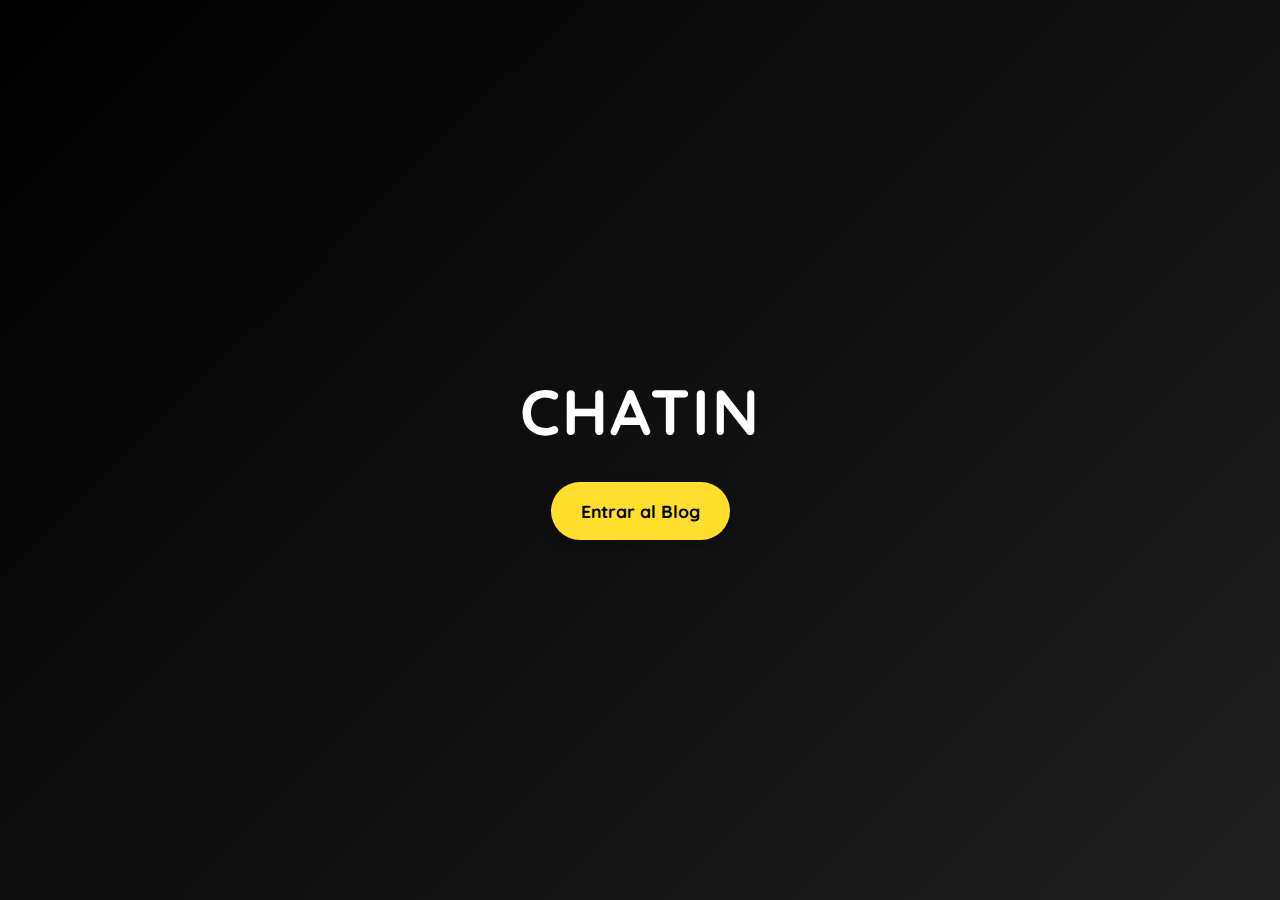
<file: index.html>
<!DOCTYPE html>
<html lang="es">
<head>
  <meta charset="UTF-8" />
  <meta name="viewport" content="width=device-width, initial-scale=1.0" />
  <title>Chatin Moderno</title>
  <link rel="stylesheet" href="estilos.css" />
  <link href="https://fonts.googleapis.com/css2?family=Quicksand:wght@400;700&display=swap" rel="stylesheet" />
  <style>
    body {
      background: linear-gradient(135deg, #000, #1f1f1f);
      color: #fff;
      display: flex;
      justify-content: center;
      align-items: center;
      height: 100vh;
      flex-direction: column;
      text-align: center;
    }

    h1 {
      font-size: 4rem;
      margin-bottom: 20px;
      letter-spacing: 2px;
      animation: aparecer 1.5s ease;
    }

    a.boton {
      background-color: #ffdf2b;
      color: #000;
      padding: 15px 30px;
      font-weight: bold;
      font-size: 1.1rem;
      text-decoration: none;
      border-radius: 30px;
      transition: all 0.3s ease;
      box-shadow: 0 4px 12px rgba(0,0,0,0.3);
    }

    a.boton:hover {
      background-color: #fff200;
      transform: scale(1.05);
    }

    @keyframes aparecer {
      from {
        opacity: 0;
        transform: translateY(-20px);
      }
      to {
        opacity: 1;
        transform: translateY(0);
      }
    }
  </style>
</head>
<body>
  <h1>CHATIN</h1>
  <a href="blog.html" class="boton">Entrar al Blog</a>
</body>
</html>
</file>
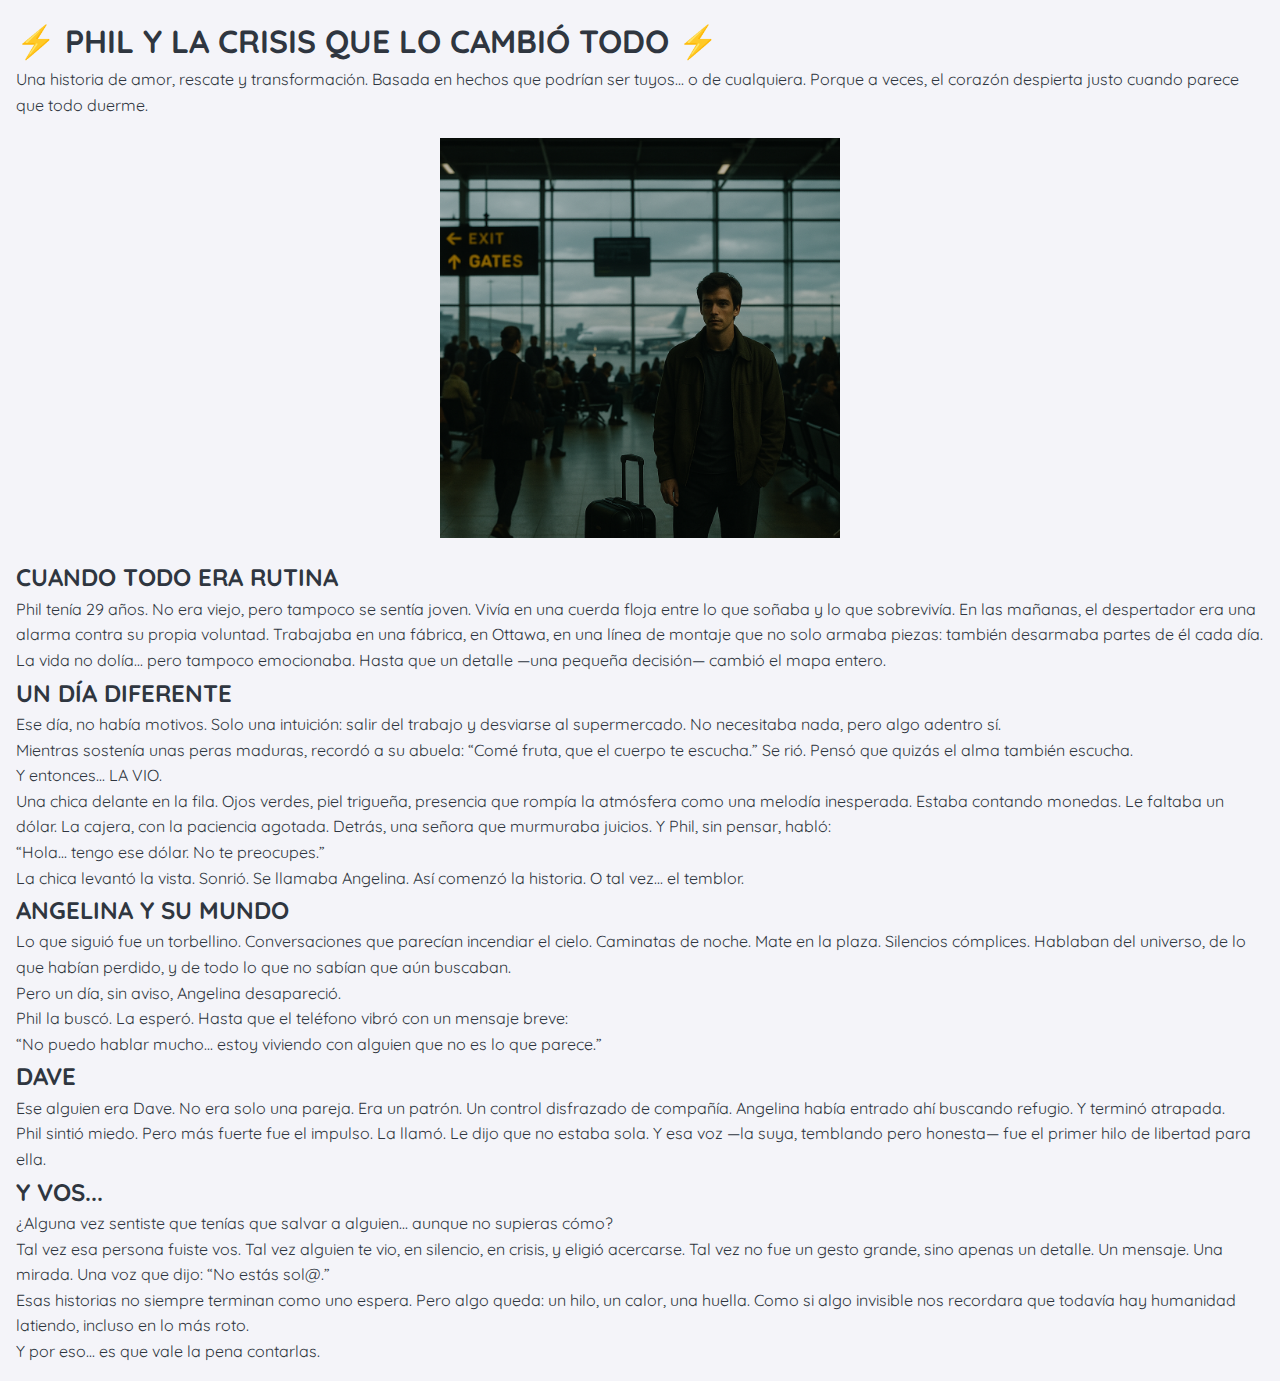
<file: fix.html>
<!DOCTYPE html>
<html lang="es">
<head>
  <meta charset="UTF-8" />
  <meta name="viewport" content="width=device-width, initial-scale=1.0" />
  <meta name="description" content="La historia de Phil, una crónica emocional sobre amor, rescate y despertar interior." />
  <title>La historia de Phil - Blog de Chatin</title>
  <link rel="stylesheet" href="estilos.css" />
  <link rel="preconnect" href="https://fonts.googleapis.com">
  <link rel="stylesheet" href="https://fonts.googleapis.com/css2?family=Quicksand:wght@400;700&display=swap">
</head>
<body>

  <h1>⚡ PHIL Y LA CRISIS QUE LO CAMBIÓ TODO ⚡</h1>
  <p class="destacado">Una historia de amor, rescate y transformación. Basada en hechos que podrían ser tuyos... o de cualquiera. Porque a veces, el corazón despierta justo cuando parece que todo duerme.</p>

  <img src="./ChatGPT Image 9 ab.png" alt="Aeropuerto emocional y melancólico" style="width: 60%; max-width: 400px; display: block; margin: 20px auto;" />

  <h2>CUANDO TODO ERA RUTINA</h2>
  <p>Phil tenía 29 años. No era viejo, pero tampoco se sentía joven. Vivía en una cuerda floja entre lo que soñaba y lo que sobrevivía.  
  En las mañanas, el despertador era una alarma contra su propia voluntad. Trabajaba en una fábrica, en Ottawa, en una línea de montaje que no solo armaba piezas: también desarmaba partes de él cada día.</p>

  <p>La vida no dolía... pero tampoco emocionaba.  
  Hasta que un detalle —una pequeña decisión— cambió el mapa entero.</p>

  <h2>UN DÍA DIFERENTE</h2>
  <p>Ese día, no había motivos. Solo una intuición: salir del trabajo y desviarse al supermercado.  
  <span class="misterio">No necesitaba nada, pero algo adentro sí.</span></p>

  <p>Mientras sostenía unas peras maduras, recordó a su abuela:  
  “Comé fruta, que el cuerpo te escucha.”  
  Se rió. Pensó que quizás el alma también escucha.</p>

  <p>Y entonces... LA VIO.</p>

  <p>Una chica delante en la fila. Ojos verdes, piel trigueña, presencia que rompía la atmósfera como una melodía inesperada.  
  Estaba contando monedas. Le faltaba un dólar. La cajera, con la paciencia agotada. Detrás, una señora que murmuraba juicios.  
  Y Phil, sin pensar, habló:</p>

  <div class="cita">
    “Hola... tengo ese dólar. No te preocupes.”
  </div>

  <p>La chica levantó la vista. Sonrió.  
  Se llamaba Angelina.  
  Así comenzó la historia. O tal vez... el temblor.</p>

  <h2>ANGELINA Y SU MUNDO</h2>
  <p>Lo que siguió fue un torbellino.  
  Conversaciones que parecían incendiar el cielo. Caminatas de noche. Mate en la plaza. Silencios cómplices.  
  Hablaban del universo, de lo que habían perdido, y de todo lo que no sabían que aún buscaban.</p>

  <p>Pero un día, sin aviso, Angelina desapareció.</p>

  <p>Phil la buscó. La esperó. Hasta que el teléfono vibró con un mensaje breve:</p>

  <p>“No puedo hablar mucho... estoy viviendo con alguien que no es lo que parece.”</p>

  <h2>DAVE</h2>
  <p>Ese alguien era Dave.  
  No era solo una pareja. Era un patrón. Un control disfrazado de compañía.  
  Angelina había entrado ahí buscando refugio. Y terminó atrapada.</p>

  <p>Phil sintió miedo. Pero más fuerte fue el impulso. La llamó. Le dijo que no estaba sola.  
  Y esa voz —la suya, temblando pero honesta— fue el primer hilo de libertad para ella.</p>

  <h2>Y VOS...</h2>
  <p class="destacado">¿Alguna vez sentiste que tenías que salvar a alguien... aunque no supieras cómo?</p>

  <p>Tal vez esa persona fuiste vos.  
  Tal vez alguien te vio, en silencio, en crisis, y eligió acercarse.  
  Tal vez no fue un gesto grande, sino apenas un detalle. Un mensaje. Una mirada. Una voz que dijo: “No estás sol@.”</p>

  <p>Esas historias no siempre terminan como uno espera. Pero algo queda: un hilo, un calor, una huella.  
  Como si algo invisible nos recordara que todavía hay humanidad latiendo, incluso en lo más roto.</p>

  <p>Y por eso... es que vale la pena contarlas.</p>

</body>
</html>
</file>
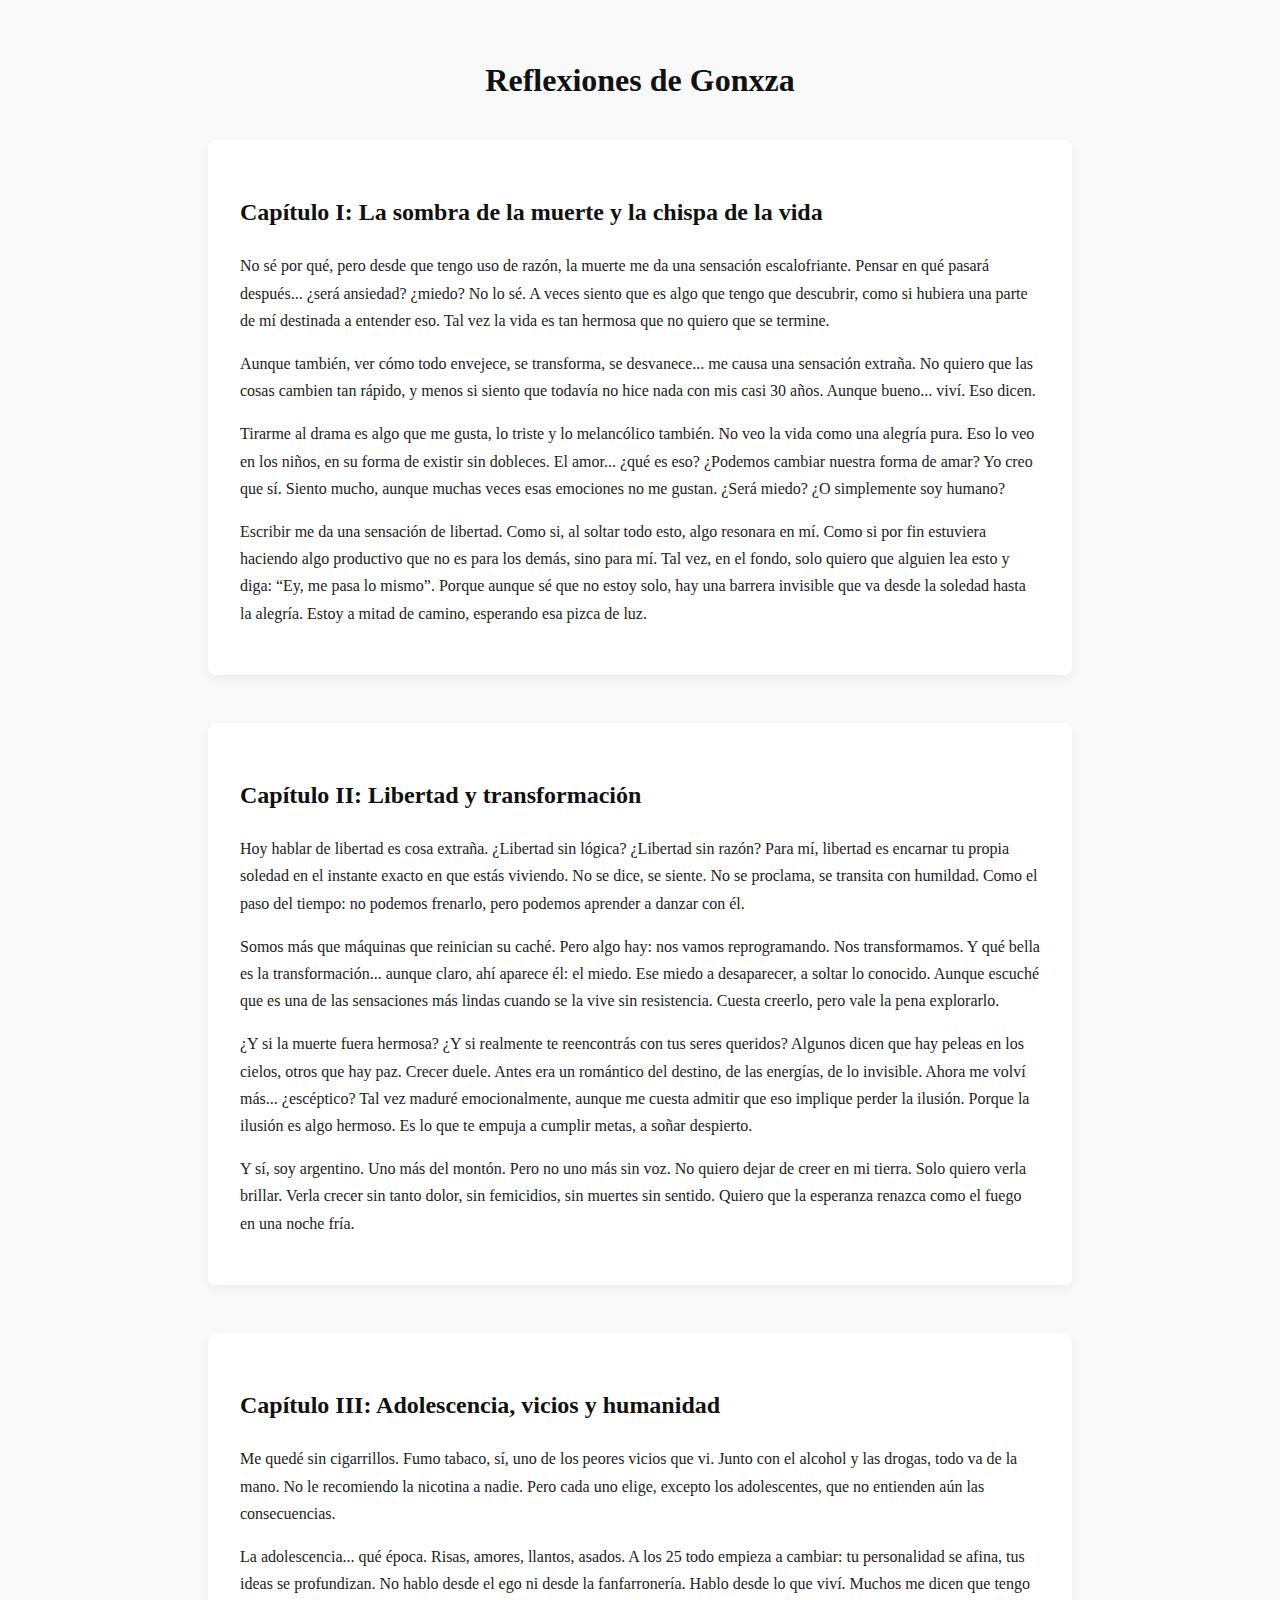
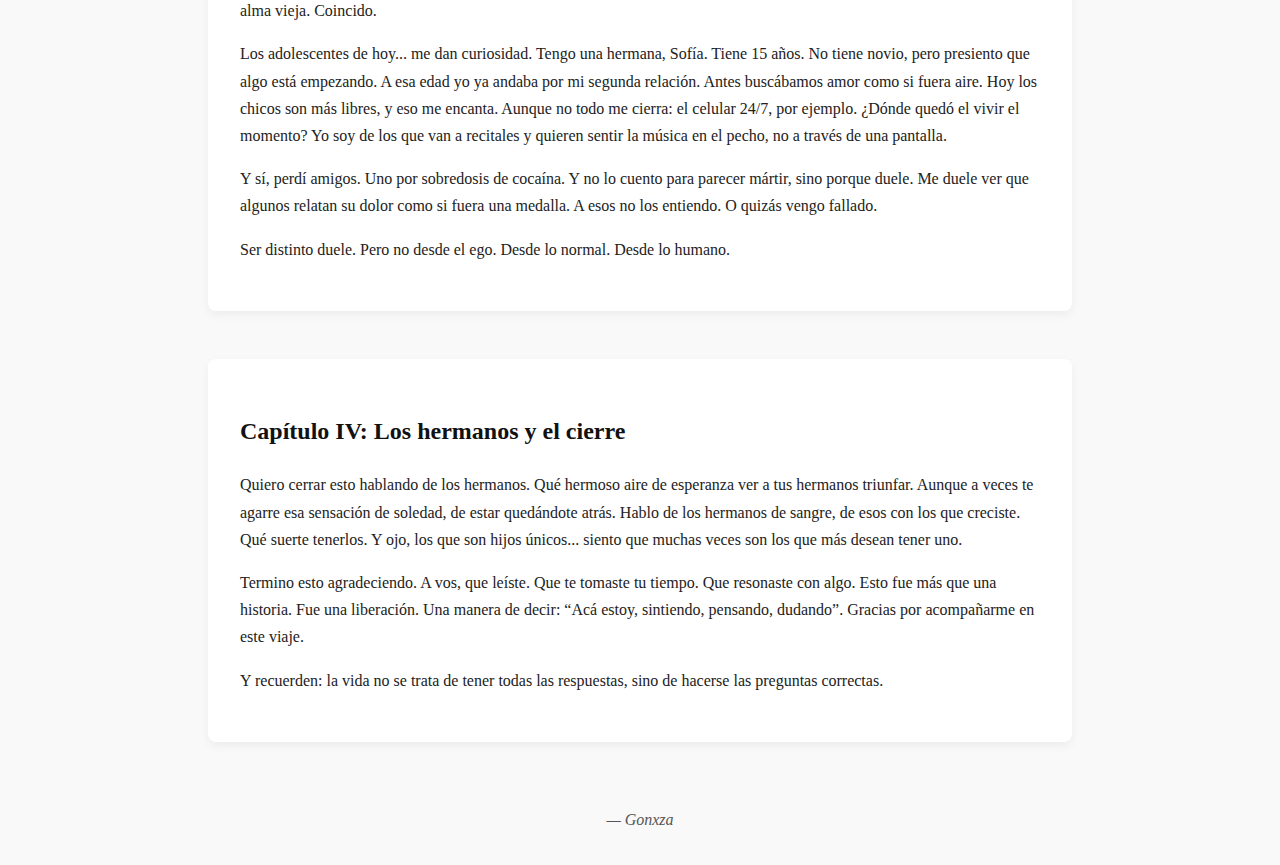
<file: gonxza.html>
<!DOCTYPE html>
<html lang="es">
<head>
  <meta charset="UTF-8">
  <meta name="viewport" content="width=device-width, initial-scale=1">
  <title>Reflexiones de Gonxza</title>
  <style>
    body {
      font-family: 'Georgia', serif;
      background-color: #f9f9f9;
      color: #222;
      margin: 0;
      padding: 2rem;
      line-height: 1.7;
    }
    h1, h2 {
      color: #111;
    }
    h1 {
      text-align: center;
      margin-bottom: 2rem;
    }
    section {
      max-width: 800px;
      margin: auto;
      margin-bottom: 3rem;
      background-color: #fff;
      padding: 2rem;
      border-radius: 8px;
      box-shadow: 0 4px 10px rgba(0,0,0,0.05);
    }
    footer {
      text-align: center;
      font-style: italic;
      margin-top: 4rem;
      color: #555;
    }
  </style>
</head>
<body>

  <h1>Reflexiones de Gonxza</h1>

  <section>
    <h2>Capítulo I: La sombra de la muerte y la chispa de la vida</h2>
    <p>No sé por qué, pero desde que tengo uso de razón, la muerte me da una sensación escalofriante. Pensar en qué pasará después... ¿será ansiedad? ¿miedo? No lo sé. A veces siento que es algo que tengo que descubrir, como si hubiera una parte de mí destinada a entender eso. Tal vez la vida es tan hermosa que no quiero que se termine.</p>
    <p>Aunque también, ver cómo todo envejece, se transforma, se desvanece... me causa una sensación extraña. No quiero que las cosas cambien tan rápido, y menos si siento que todavía no hice nada con mis casi 30 años. Aunque bueno... viví. Eso dicen.</p>
    <p>Tirarme al drama es algo que me gusta, lo triste y lo melancólico también. No veo la vida como una alegría pura. Eso lo veo en los niños, en su forma de existir sin dobleces. El amor... ¿qué es eso? ¿Podemos cambiar nuestra forma de amar? Yo creo que sí. Siento mucho, aunque muchas veces esas emociones no me gustan. ¿Será miedo? ¿O simplemente soy humano?</p>
    <p>Escribir me da una sensación de libertad. Como si, al soltar todo esto, algo resonara en mí. Como si por fin estuviera haciendo algo productivo que no es para los demás, sino para mí. Tal vez, en el fondo, solo quiero que alguien lea esto y diga: “Ey, me pasa lo mismo”. Porque aunque sé que no estoy solo, hay una barrera invisible que va desde la soledad hasta la alegría. Estoy a mitad de camino, esperando esa pizca de luz.</p>
  </section>

  <section>
    <h2>Capítulo II: Libertad y transformación</h2>
    <p>Hoy hablar de libertad es cosa extraña. ¿Libertad sin lógica? ¿Libertad sin razón? Para mí, libertad es encarnar tu propia soledad en el instante exacto en que estás viviendo. No se dice, se siente. No se proclama, se transita con humildad. Como el paso del tiempo: no podemos frenarlo, pero podemos aprender a danzar con él.</p>
    <p>Somos más que máquinas que reinician su caché. Pero algo hay: nos vamos reprogramando. Nos transformamos. Y qué bella es la transformación... aunque claro, ahí aparece él: el miedo. Ese miedo a desaparecer, a soltar lo conocido. Aunque escuché que es una de las sensaciones más lindas cuando se la vive sin resistencia. Cuesta creerlo, pero vale la pena explorarlo.</p>
    <p>¿Y si la muerte fuera hermosa? ¿Y si realmente te reencontrás con tus seres queridos? Algunos dicen que hay peleas en los cielos, otros que hay paz. Crecer duele. Antes era un romántico del destino, de las energías, de lo invisible. Ahora me volví más... ¿escéptico? Tal vez maduré emocionalmente, aunque me cuesta admitir que eso implique perder la ilusión. Porque la ilusión es algo hermoso. Es lo que te empuja a cumplir metas, a soñar despierto.</p>
    <p>Y sí, soy argentino. Uno más del montón. Pero no uno más sin voz. No quiero dejar de creer en mi tierra. Solo quiero verla brillar. Verla crecer sin tanto dolor, sin femicidios, sin muertes sin sentido. Quiero que la esperanza renazca como el fuego en una noche fría.</p>
  </section>

  <section>
    <h2>Capítulo III: Adolescencia, vicios y humanidad</h2>
    <p>Me quedé sin cigarrillos. Fumo tabaco, sí, uno de los peores vicios que vi. Junto con el alcohol y las drogas, todo va de la mano. No le recomiendo la nicotina a nadie. Pero cada uno elige, excepto los adolescentes, que no entienden aún las consecuencias.</p>
    <p>La adolescencia... qué época. Risas, amores, llantos, asados. A los 25 todo empieza a cambiar: tu personalidad se afina, tus ideas se profundizan. No hablo desde el ego ni desde la fanfarronería. Hablo desde lo que viví. Muchos me dicen que tengo alma vieja. Coincido.</p>
    <p>Los adolescentes de hoy... me dan curiosidad. Tengo una hermana, Sofía. Tiene 15 años. No tiene novio, pero presiento que algo está empezando. A esa edad yo ya andaba por mi segunda relación. Antes buscábamos amor como si fuera aire. Hoy los chicos son más libres, y eso me encanta. Aunque no todo me cierra: el celular 24/7, por ejemplo. ¿Dónde quedó el vivir el momento? Yo soy de los que van a recitales y quieren sentir la música en el pecho, no a través de una pantalla.</p>
    <p>Y sí, perdí amigos. Uno por sobredosis de cocaína. Y no lo cuento para parecer mártir, sino porque duele. Me duele ver que algunos relatan su dolor como si fuera una medalla. A esos no los entiendo. O quizás vengo fallado.</p>
    <p>Ser distinto duele. Pero no desde el ego. Desde lo normal. Desde lo humano.</p>
  </section>

  <section>
    <h2>Capítulo IV: Los hermanos y el cierre</h2>
    <p>Quiero cerrar esto hablando de los hermanos. Qué hermoso aire de esperanza ver a tus hermanos triunfar. Aunque a veces te agarre esa sensación de soledad, de estar quedándote atrás. Hablo de los hermanos de sangre, de esos con los que creciste. Qué suerte tenerlos. Y ojo, los que son hijos únicos... siento que muchas veces son los que más desean tener uno.</p>
    <p>Termino esto agradeciendo. A vos, que leíste. Que te tomaste tu tiempo. Que resonaste con algo. Esto fue más que una historia. Fue una liberación. Una manera de decir: “Acá estoy, sintiendo, pensando, dudando”. Gracias por acompañarme en este viaje.</p>
    <p>Y recuerden: la vida no se trata de tener todas las respuestas, sino de hacerse las preguntas correctas.</p>
  </section>

  <footer>
    — Gonxza
  </footer>

</body>
</html>
</file>
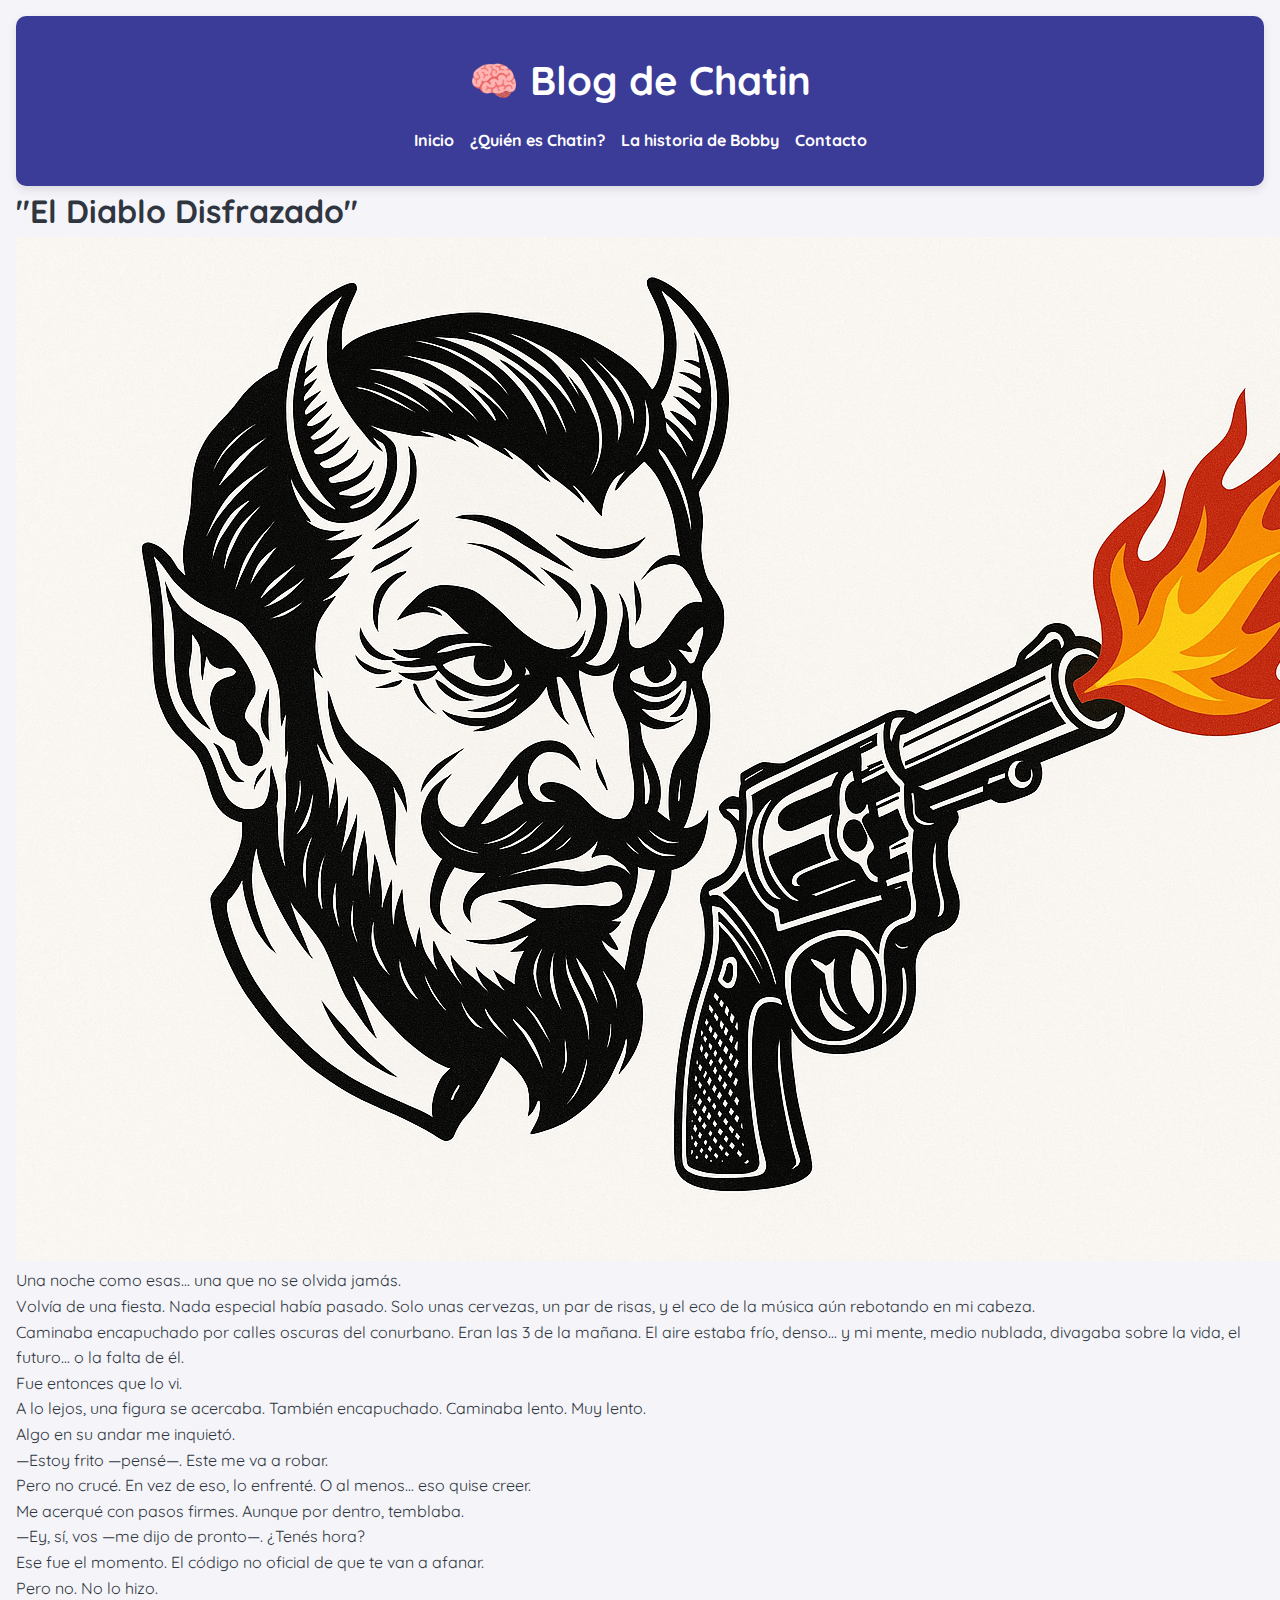
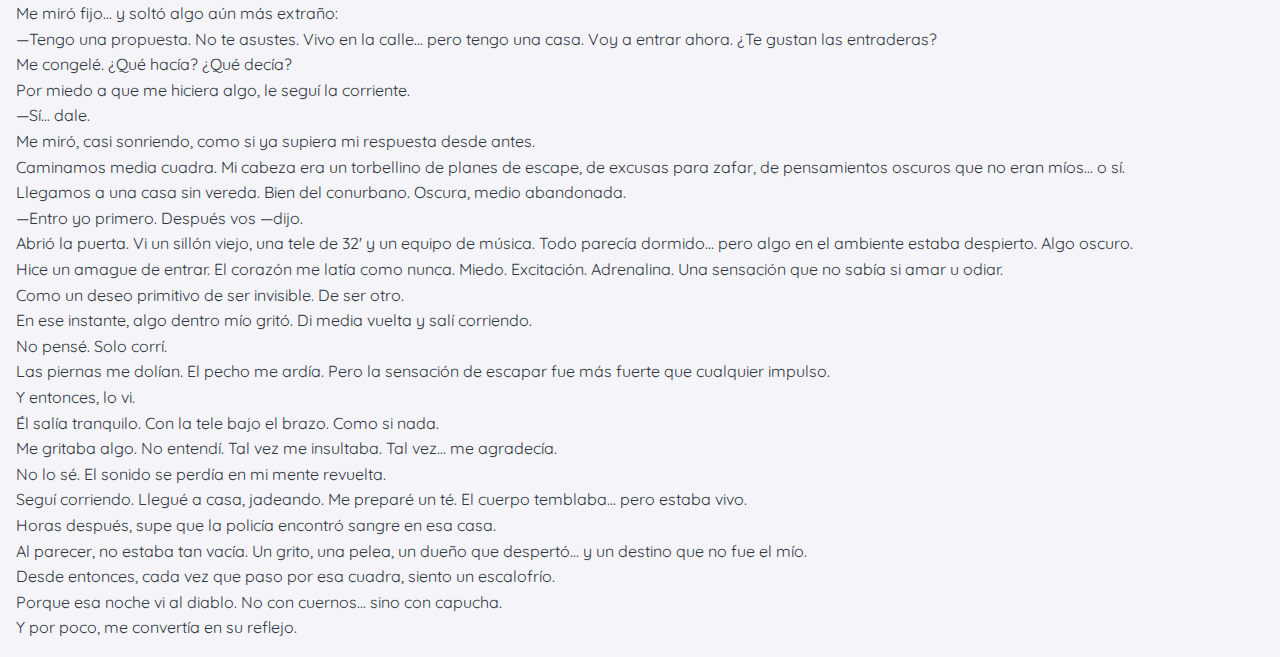
<file: harlem.html>
<!DOCTYPE html>
<html lang="es">
<head>
  <meta charset="UTF-8" />
  <meta name="viewport" content="width=device-width, initial-scale=1.0" />
  <meta name="description" content="La historia de Bobby, una narración sobre identidad, aceptación y memoria." />
  <title>La historia de Bobby - Blog de Chatin</title>
  <link rel="stylesheet" href="estilos.css" />
  <link rel="preconnect" href="https://fonts.googleapis.com">
  <link rel="stylesheet" href="https://fonts.googleapis.com/css2?family=Quicksand:wght@400;700&display=swap">
</head><!-- Google tag (gtag.js) -->
<script async src="https://www.googletagmanager.com/gtag/js?id=G-DMRR1YS98H"></script>
<script>
  window.dataLayer = window.dataLayer || [];
  function gtag(){dataLayer.push(arguments);}
  gtag('js', new Date());

  gtag('config', 'G-DMRR1YS98H');
</script>
  
<body>
  <header>
    <h1>🧠 Blog de Chatin</h1>
    <nav>
      <ul>
        <li><a href="index.html">Inicio</a></li>
        <li><a href="quien-es-chatin.html">¿Quién es Chatin?</a></li>
        <li><a href="historia-bobby.html">La historia de Bobby</a></li>
        <li><a href="index.html#contacto">Contacto</a></li>
      </ul>
    </nav>
  </header>
<body>
  <h1>"El Diablo Disfrazado"</h1>

  <img src="./ChatGPT Image 9 abr 2025, 08_54_39.png" alt="Imagen misteriosa" />

  <p>Una noche como esas... una que no se olvida jamás.</p>

  <p>Volvía de una fiesta. Nada especial había pasado. Solo unas cervezas, un par de risas, y el eco de la música aún rebotando en mi cabeza.</p>

  <p>Caminaba encapuchado por calles oscuras del conurbano. Eran las 3 de la mañana. El aire estaba frío, denso... y mi mente, medio nublada, divagaba sobre la vida, el futuro... o la falta de él.</p>

  <p>Fue entonces que lo vi.</p>

  <p>A lo lejos, una figura se acercaba. También encapuchado. Caminaba lento. Muy lento.</p>

  <p>Algo en su andar me inquietó.</p>

  <p>—Estoy frito —pensé—. Este me va a robar.</p>

  <p>Pero no crucé. En vez de eso, lo enfrenté. O al menos... eso quise creer.</p>

  <p>Me acerqué con pasos firmes. Aunque por dentro, temblaba.</p>

  <p>—Ey, sí, vos —me dijo de pronto—. ¿Tenés hora?</p>

  <p>Ese fue el momento. El código no oficial de que te van a afanar.</p>

  <p>Pero no. No lo hizo.</p>

  <p>Me miró fijo... y soltó algo aún más extraño:</p>

  <p>—Tengo una propuesta. No te asustes. Vivo en la calle... pero tengo una casa. Voy a entrar ahora. ¿Te gustan las entraderas?</p>

  <p>Me congelé. ¿Qué hacía? ¿Qué decía?</p>

  <p>Por miedo a que me hiciera algo, le seguí la corriente.</p>

  <p>—Sí... dale.</p>

  <p>Me miró, casi sonriendo, como si ya supiera mi respuesta desde antes.</p>

  <p>Caminamos media cuadra. Mi cabeza era un torbellino de planes de escape, de excusas para zafar, de pensamientos oscuros que no eran míos... o sí.</p>

  <p>Llegamos a una casa sin vereda. Bien del conurbano. Oscura, medio abandonada.</p>

  <p>—Entro yo primero. Después vos —dijo.</p>

  <p>Abrió la puerta. Vi un sillón viejo, una tele de 32' y un equipo de música. Todo parecía dormido... pero algo en el ambiente estaba despierto. Algo oscuro.</p>

  <p>Hice un amague de entrar. El corazón me latía como nunca. Miedo. Excitación. Adrenalina. Una sensación que no sabía si amar u odiar.</p>

  <p>Como un deseo primitivo de ser invisible. De ser otro.</p>

  <p>En ese instante, algo dentro mío gritó. Di media vuelta y salí corriendo.</p>

  <p>No pensé. Solo corrí.</p>

  <p>Las piernas me dolían. El pecho me ardía. Pero la sensación de escapar fue más fuerte que cualquier impulso.</p>

  <p>Y entonces, lo vi.</p>

  <p>Él salía tranquilo. Con la tele bajo el brazo. Como si nada.</p>

  <p>Me gritaba algo. No entendí. Tal vez me insultaba. Tal vez... me agradecía.</p>

  <p>No lo sé. El sonido se perdía en mi mente revuelta.</p>

  <p>Seguí corriendo. Llegué a casa, jadeando. Me preparé un té. El cuerpo temblaba... pero estaba vivo.</p>

  <p>Horas después, supe que la policía encontró sangre en esa casa.</p>

  <p>Al parecer, no estaba tan vacía. Un grito, una pelea, un dueño que despertó... y un destino que no fue el mío.</p>

  <p>Desde entonces, cada vez que paso por esa cuadra, siento un escalofrío.</p>

  <p>Porque esa noche vi al diablo. No con cuernos... sino con capucha.</p>

  <p>Y por poco, me convertía en su reflejo.</p>
</body>
</html>
</file>
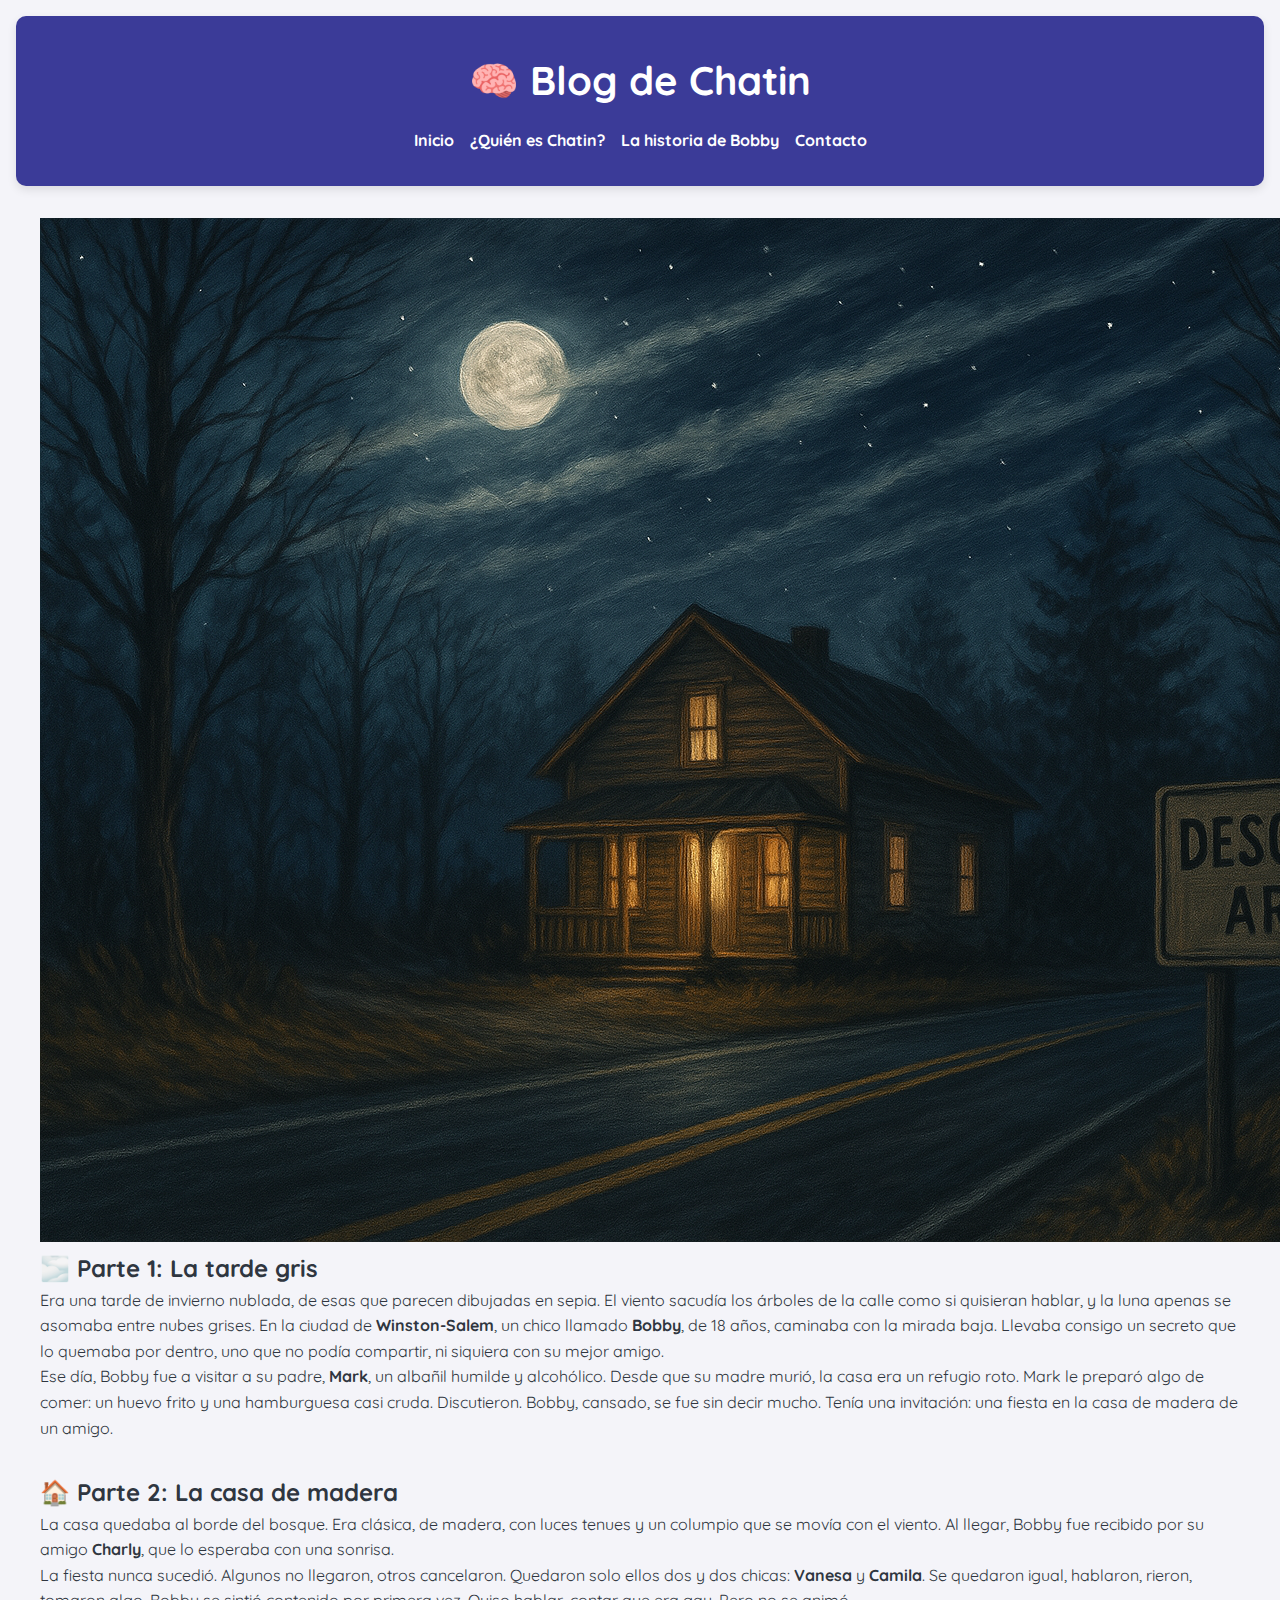
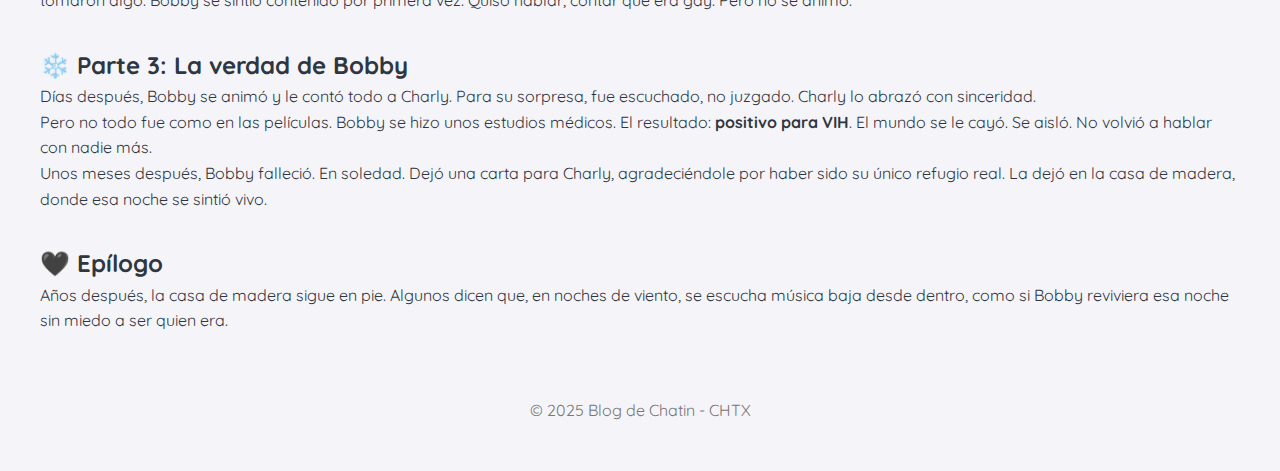
<file: historia-bobby.html>
<!DOCTYPE html>
<html lang="es">
<head>
  <meta charset="UTF-8" />
  <meta name="viewport" content="width=device-width, initial-scale=1.0" />
  <meta name="description" content="La historia de Bobby, una narración sobre identidad, aceptación y memoria." />
  <title>La historia de Bobby - Blog de Chatin</title>
  <link rel="stylesheet" href="estilos.css" />
  <link rel="preconnect" href="https://fonts.googleapis.com">
  <link rel="stylesheet" href="https://fonts.googleapis.com/css2?family=Quicksand:wght@400;700&display=swap">
</head><!-- Google tag (gtag.js) -->
<script async src="https://www.googletagmanager.com/gtag/js?id=G-DMRR1YS98H"></script>
<script>
  window.dataLayer = window.dataLayer || [];
  function gtag(){dataLayer.push(arguments);}
  gtag('js', new Date());

  gtag('config', 'G-DMRR1YS98H');
</script>
  
<body>
  <header>
    <h1>🧠 Blog de Chatin</h1>
    <nav>
      <ul>
        <li><a href="index.html">Inicio</a></li>
        <li><a href="quien-es-chatin.html">¿Quién es Chatin?</a></li>
        <li><a href="historia-bobby.html">La historia de Bobby</a></li>
        <li><a href="index.html#contacto">Contacto</a></li>
      </ul>
    </nav>
  </header>

  <main>
    <article>
      <img src="./bobby.png" alt="Casa en una tarde gris">
      <h2>🌫️ Parte 1: La tarde gris</h2>
      <p>Era una tarde de invierno nublada, de esas que parecen dibujadas en sepia. El viento sacudía los árboles de la calle como si quisieran hablar, y la luna apenas se asomaba entre nubes grises. En la ciudad de <strong>Winston-Salem</strong>, un chico llamado <strong>Bobby</strong>, de 18 años, caminaba con la mirada baja. Llevaba consigo un secreto que lo quemaba por dentro, uno que no podía compartir, ni siquiera con su mejor amigo.</p>
      <p>Ese día, Bobby fue a visitar a su padre, <strong>Mark</strong>, un albañil humilde y alcohólico. Desde que su madre murió, la casa era un refugio roto. Mark le preparó algo de comer: un huevo frito y una hamburguesa casi cruda. Discutieron. Bobby, cansado, se fue sin decir mucho. Tenía una invitación: una fiesta en la casa de madera de un amigo.</p>
    </article>

    <article>
      <h2>🏠 Parte 2: La casa de madera</h2>
      <p>La casa quedaba al borde del bosque. Era clásica, de madera, con luces tenues y un columpio que se movía con el viento. Al llegar, Bobby fue recibido por su amigo <strong>Charly</strong>, que lo esperaba con una sonrisa.</p>
      <p>La fiesta nunca sucedió. Algunos no llegaron, otros cancelaron. Quedaron solo ellos dos y dos chicas: <strong>Vanesa</strong> y <strong>Camila</strong>. Se quedaron igual, hablaron, rieron, tomaron algo. Bobby se sintió contenido por primera vez. Quiso hablar, contar que era gay. Pero no se animó.</p>
    </article>

    <article>
      <h2>❄️ Parte 3: La verdad de Bobby</h2>
      <p>Días después, Bobby se animó y le contó todo a Charly. Para su sorpresa, fue escuchado, no juzgado. Charly lo abrazó con sinceridad.</p>
      <p>Pero no todo fue como en las películas. Bobby se hizo unos estudios médicos. El resultado: <strong>positivo para VIH</strong>. El mundo se le cayó. Se aisló. No volvió a hablar con nadie más.</p>
      <p>Unos meses después, Bobby falleció. En soledad. Dejó una carta para Charly, agradeciéndole por haber sido su único refugio real. La dejó en la casa de madera, donde esa noche se sintió vivo.</p>
    </article>

    <article class="epilogo">
      <h2>🖤 Epílogo</h2>
      <p>Años después, la casa de madera sigue en pie. Algunos dicen que, en noches de viento, se escucha música baja desde dentro, como si Bobby reviviera esa noche sin miedo a ser quien era.</p>
    </article>
  </main>

  <footer>
    <p>&copy; 2025 Blog de Chatin - CHTX</p>
  </footer>
</body>
</html>
</file>
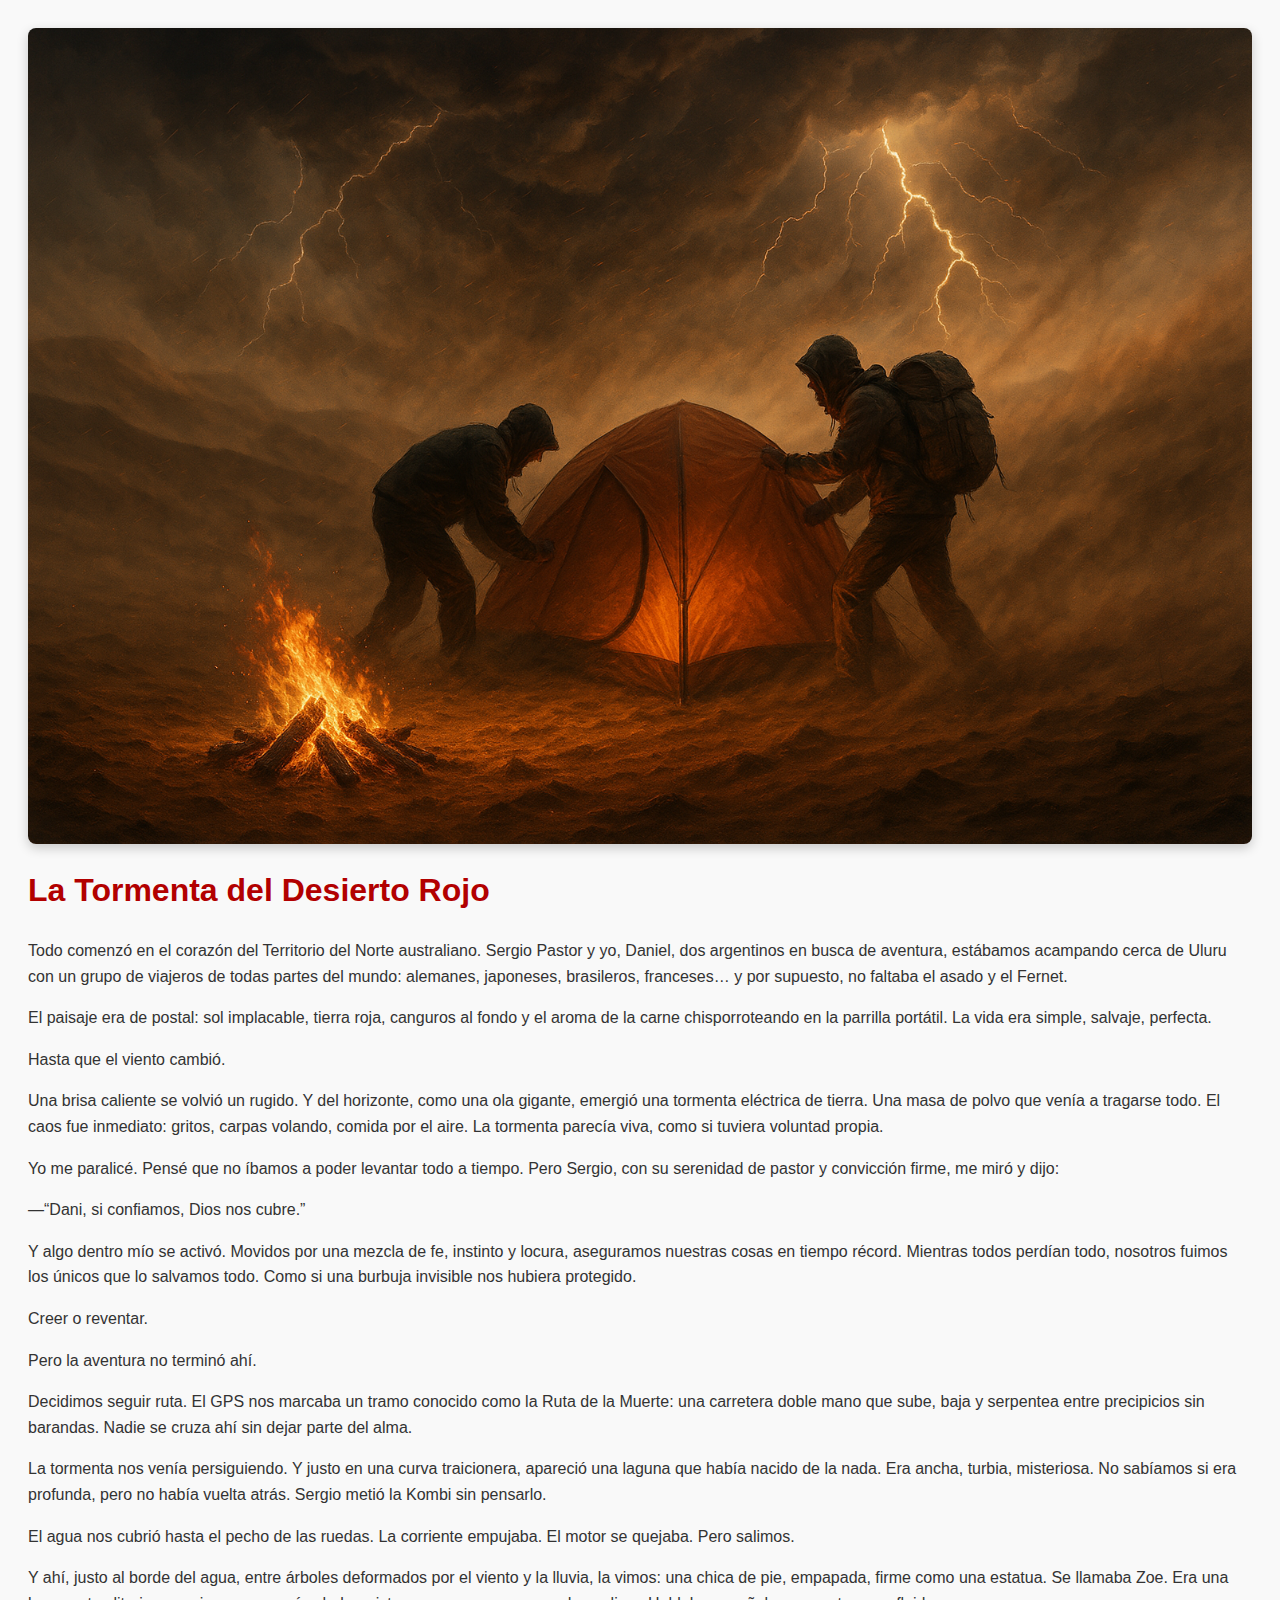
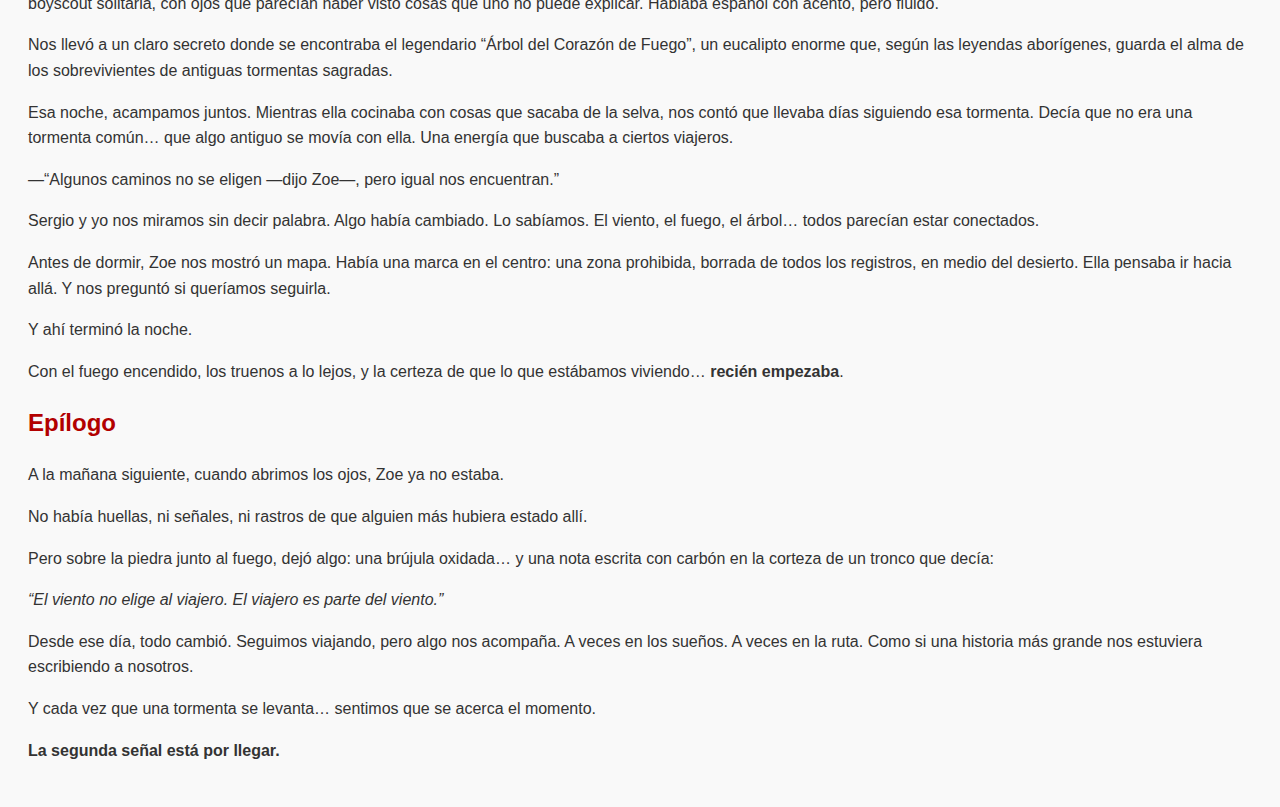
<file: la tormenta del desierto rojo.html>
<!DOCTYPE html>
<html lang="es">
<head>
  <meta charset="UTF-8">
  <title>La Tormenta del Desierto Rojo</title>
  <style>
    img.responsive {
      max-width: 100%;
      height: auto;
      display: block;
      margin: 0 auto;
      border-radius: 8px;
      box-shadow: 0 4px 12px rgba(0,0,0,0.2);
      transition: transform 0.3s ease;
    }

    img.responsive:hover {
      transform: scale(1.02);
    }

    body {
      font-family: Arial, sans-serif;
      line-height: 1.6;
      padding: 20px;
      background: #f9f9f9;
      color: #333;
    }

    h1, h2 {
      color: #b20000;
    }
  </style>
</head>
<body>

  <img src="./tormenta.png" alt="Tormenta en el desierto" class="responsive">

  <h1>La Tormenta del Desierto Rojo</h1>

  <p>
    Todo comenzó en el corazón del Territorio del Norte australiano. Sergio Pastor y yo, Daniel, dos argentinos en busca de aventura, estábamos acampando cerca de Uluru con un grupo de viajeros de todas partes del mundo: alemanes, japoneses, brasileros, franceses… y por supuesto, no faltaba el asado y el Fernet.
  </p>

  <p>
    El paisaje era de postal: sol implacable, tierra roja, canguros al fondo y el aroma de la carne chisporroteando en la parrilla portátil. La vida era simple, salvaje, perfecta.
  </p>

  <p>Hasta que el viento cambió.</p>

  <p>
    Una brisa caliente se volvió un rugido. Y del horizonte, como una ola gigante, emergió una tormenta eléctrica de tierra. Una masa de polvo que venía a tragarse todo. El caos fue inmediato: gritos, carpas volando, comida por el aire. La tormenta parecía viva, como si tuviera voluntad propia.
  </p>

  <p>
    Yo me paralicé. Pensé que no íbamos a poder levantar todo a tiempo. Pero Sergio, con su serenidad de pastor y convicción firme, me miró y dijo:
  </p>

  <p>—“Dani, si confiamos, Dios nos cubre.”</p>

  <p>
    Y algo dentro mío se activó. Movidos por una mezcla de fe, instinto y locura, aseguramos nuestras cosas en tiempo récord. Mientras todos perdían todo, nosotros fuimos los únicos que lo salvamos todo. Como si una burbuja invisible nos hubiera protegido.
  </p>

  <p>Creer o reventar.</p>

  <p>Pero la aventura no terminó ahí.</p>

  <p>
    Decidimos seguir ruta. El GPS nos marcaba un tramo conocido como la Ruta de la Muerte: una carretera doble mano que sube, baja y serpentea entre precipicios sin barandas. Nadie se cruza ahí sin dejar parte del alma.
  </p>

  <p>
    La tormenta nos venía persiguiendo. Y justo en una curva traicionera, apareció una laguna que había nacido de la nada. Era ancha, turbia, misteriosa. No sabíamos si era profunda, pero no había vuelta atrás. Sergio metió la Kombi sin pensarlo.
  </p>

  <p>
    El agua nos cubrió hasta el pecho de las ruedas. La corriente empujaba. El motor se quejaba. Pero salimos.
  </p>

  <p>
    Y ahí, justo al borde del agua, entre árboles deformados por el viento y la lluvia, la vimos: una chica de pie, empapada, firme como una estatua. Se llamaba Zoe. Era una boyscout solitaria, con ojos que parecían haber visto cosas que uno no puede explicar. Hablaba español con acento, pero fluido.
  </p>

  <p>
    Nos llevó a un claro secreto donde se encontraba el legendario “Árbol del Corazón de Fuego”, un eucalipto enorme que, según las leyendas aborígenes, guarda el alma de los sobrevivientes de antiguas tormentas sagradas.
  </p>

  <p>
    Esa noche, acampamos juntos. Mientras ella cocinaba con cosas que sacaba de la selva, nos contó que llevaba días siguiendo esa tormenta. Decía que no era una tormenta común… que algo antiguo se movía con ella. Una energía que buscaba a ciertos viajeros.
  </p>

  <p>—“Algunos caminos no se eligen —dijo Zoe—, pero igual nos encuentran.”</p>

  <p>
    Sergio y yo nos miramos sin decir palabra. Algo había cambiado. Lo sabíamos. El viento, el fuego, el árbol… todos parecían estar conectados.
  </p>

  <p>
    Antes de dormir, Zoe nos mostró un mapa. Había una marca en el centro: una zona prohibida, borrada de todos los registros, en medio del desierto. Ella pensaba ir hacia allá. Y nos preguntó si queríamos seguirla.
  </p>

  <p>Y ahí terminó la noche.</p>

  <p>
    Con el fuego encendido, los truenos a lo lejos, y la certeza de que lo que estábamos viviendo… <strong>recién empezaba</strong>.
  </p>

  <h2>Epílogo</h2>

  <p>A la mañana siguiente, cuando abrimos los ojos, Zoe ya no estaba.</p>

  <p>No había huellas, ni señales, ni rastros de que alguien más hubiera estado allí.</p>

  <p>
    Pero sobre la piedra junto al fuego, dejó algo: una brújula oxidada… y una nota escrita con carbón en la corteza de un tronco que decía:
  </p>

  <p><em>“El viento no elige al viajero. El viajero es parte del viento.”</em></p>

  <p>
    Desde ese día, todo cambió. Seguimos viajando, pero algo nos acompaña. A veces en los sueños. A veces en la ruta. Como si una historia más grande nos estuviera escribiendo a nosotros.
  </p>

  <p>Y cada vez que una tormenta se levanta… sentimos que se acerca el momento.</p>

  <p><strong>La segunda señal está por llegar.</strong></p>

</body>
</html>
</file>
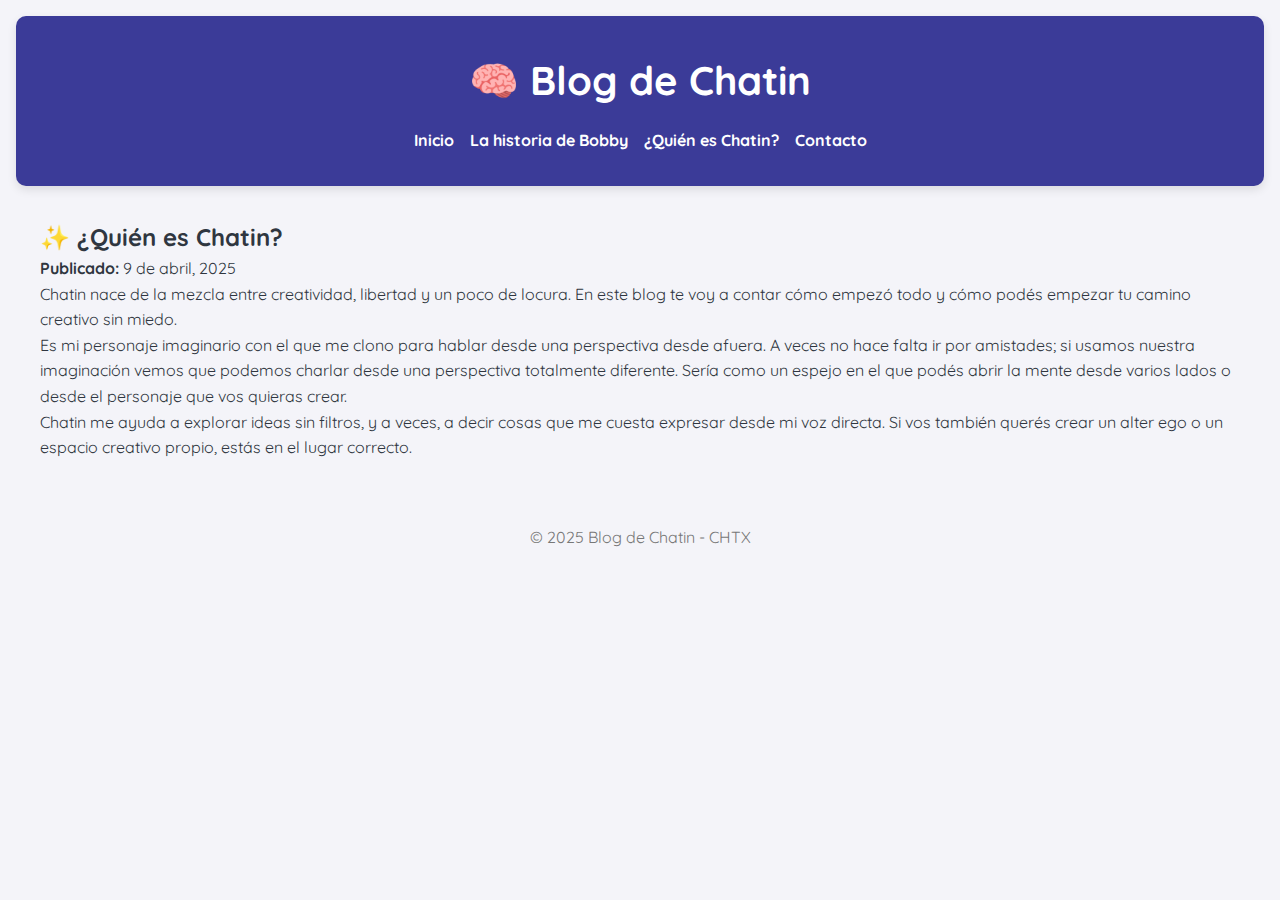
<file: quien-es-chatin.html>
<!DOCTYPE html>
<html lang="es">
<head>
  <meta charset="UTF-8" />
  <meta name="viewport" content="width=device-width, initial-scale=1.0" />
  <meta name="description" content="¿Quién es Chatin? Descubrí el personaje detrás del blog." />
  <title>¿Quién es Chatin? - Blog de Chatin</title>
  <link rel="stylesheet" href="estilos.css" />
  <link rel="preconnect" href="https://fonts.googleapis.com">
  <link rel="stylesheet" href="https://fonts.googleapis.com/css2?family=Quicksand:wght@400;700&display=swap">
</head>
  <!-- Google tag (gtag.js) -->
<script async src="https://www.googletagmanager.com/gtag/js?id=G-DMRR1YS98H"></script>
<script>
  window.dataLayer = window.dataLayer || [];
  function gtag(){dataLayer.push(arguments);}
  gtag('js', new Date());

  gtag('config', 'G-DMRR1YS98H');
</script>
<body>
  <header>
    <h1>🧠 Blog de Chatin</h1>
    <nav>
      <ul>
        <li><a href="index.html">Inicio</a></li>
        <li><a href="historia-bobby.html">La historia de Bobby</a></li>
        <li><a href="quien-es-chatin.html">¿Quién es Chatin?</a></li>
        <li><a href="index.html#contacto">Contacto</a></li>
      </ul>
    </nav>
  </header>

  <main>
    <article class="post">
      <h2>✨ ¿Quién es Chatin?</h2>
      <p><strong>Publicado:</strong> 9 de abril, 2025</p>
      <p>Chatin nace de la mezcla entre creatividad, libertad y un poco de locura. En este blog te voy a contar cómo empezó todo y cómo podés empezar tu camino creativo sin miedo.</p>

      <p>Es mi personaje imaginario con el que me clono para hablar desde una perspectiva desde afuera. A veces no hace falta ir por amistades; si usamos nuestra imaginación vemos que podemos charlar desde una perspectiva totalmente diferente. Sería como un espejo en el que podés abrir la mente desde varios lados o desde el personaje que vos quieras crear.</p>

      <p>Chatin me ayuda a explorar ideas sin filtros, y a veces, a decir cosas que me cuesta expresar desde mi voz directa. Si vos también querés crear un alter ego o un espacio creativo propio, estás en el lugar correcto.</p>
    </article>
  </main>

  <footer>
    <p>&copy; 2025 Blog de Chatin - CHTX</p>
  </footer>
</body>
</html>
</file>
<file: estilos.css>
/* estilos.css */
:root {
  --bg: #f4f4f9;
  --primary: #3b3b98;
  --accent: #f9ca24;
  --text: #2f3640;
  --shadow: rgba(0, 0, 0, 0.1);
  --radius: 10px;
  --transition: 0.3s ease;
}

* {
  margin: 0;
  padding: 0;
  box-sizing: border-box;
}

body {
  font-family: 'Quicksand', sans-serif;
  background: var(--bg);
  color: var(--text);
  line-height: 1.6;
  padding: 1rem;
}

header {
  background: var(--primary);
  color: white;
  padding: 2rem 1rem;
  border-radius: var(--radius);
  box-shadow: 0 4px 10px var(--shadow);
  text-align: center;
}

header h1 {
  font-size: 2.5rem;
  margin-bottom: 1rem;
}

nav ul {
  list-style: none;
  display: flex;
  flex-wrap: wrap;
  justify-content: center;
  gap: 1rem;
}

nav a {
  color: white;
  text-decoration: none;
  font-weight: bold;
  transition: var(--transition);
}

nav a:hover {
  color: var(--accent);
}

main {
  max-width: 1200px;
  margin: 2rem auto;
  display: flex;
  flex-direction: column;
  gap: 2rem;
}

.bienvenida {
  background: white;
  padding: 2rem;
  border-radius: var(--radius);
  box-shadow: 0 4px 10px var(--shadow);
  text-align: center;
}

.bienvenida h2 {
  color: var(--primary);
  margin-bottom: 1rem;
}

.contenido-con-aside {
  display: flex;
  flex-direction: column;
  gap: 2rem;
}

#posts {
  flex: 3;
}

aside.publicidad {
  background: white;
  padding: 1.5rem;
  border-radius: var(--radius);
  box-shadow: 0 4px 10px var(--shadow);
  flex: 1;
}

aside h3 {
  color: var(--primary);
  margin-bottom: 1rem;
}

.anuncio {
  background: var(--accent);
  padding: 1rem;
  border-radius: var(--radius);
  margin-bottom: 1rem;
  color: #000;
  font-weight: bold;
  text-align: center;
}

.anuncio a {
  display: inline-block;
  margin-top: 0.5rem;
  background: var(--primary);
  color: white;
  padding: 0.5rem 1rem;
  border-radius: var(--radius);
  text-decoration: none;
  transition: var(--transition);
}

.anuncio a:hover {
  background: #2c2c7a;
}

#contacto, #comentarios {
  background: white;
  padding: 2rem;
  border-radius: var(--radius);
  box-shadow: 0 4px 10px var(--shadow);
}

#contacto h2, #comentarios h2 {
  color: var(--primary);
  margin-bottom: 1rem;
}

#contacto ul {
  list-style: none;
  line-height: 2;
}

#comentarios form {
  display: flex;
  flex-direction: column;
  gap: 1rem;
}

#comentarios input,
#comentarios textarea {
  padding: 0.75rem;
  border: 1px solid #ccc;
  border-radius: var(--radius);
  font-family: inherit;
}

#comentarios button {
  background: var(--primary);
  color: white;
  border: none;
  padding: 0.75rem;
  border-radius: var(--radius);
  cursor: pointer;
  transition: var(--transition);
}

#comentarios button:hover {
  background: #2c2c7a;
}

footer {
  text-align: center;
  padding: 2rem 1rem;
  color: #777;
}

@media (min-width: 768px) {
  .contenido-con-aside {
    flex-direction: row;
  }

  #posts {
    flex: 3;
  }

  aside.publicidad {
    flex: 1;
  }
}
</file>
